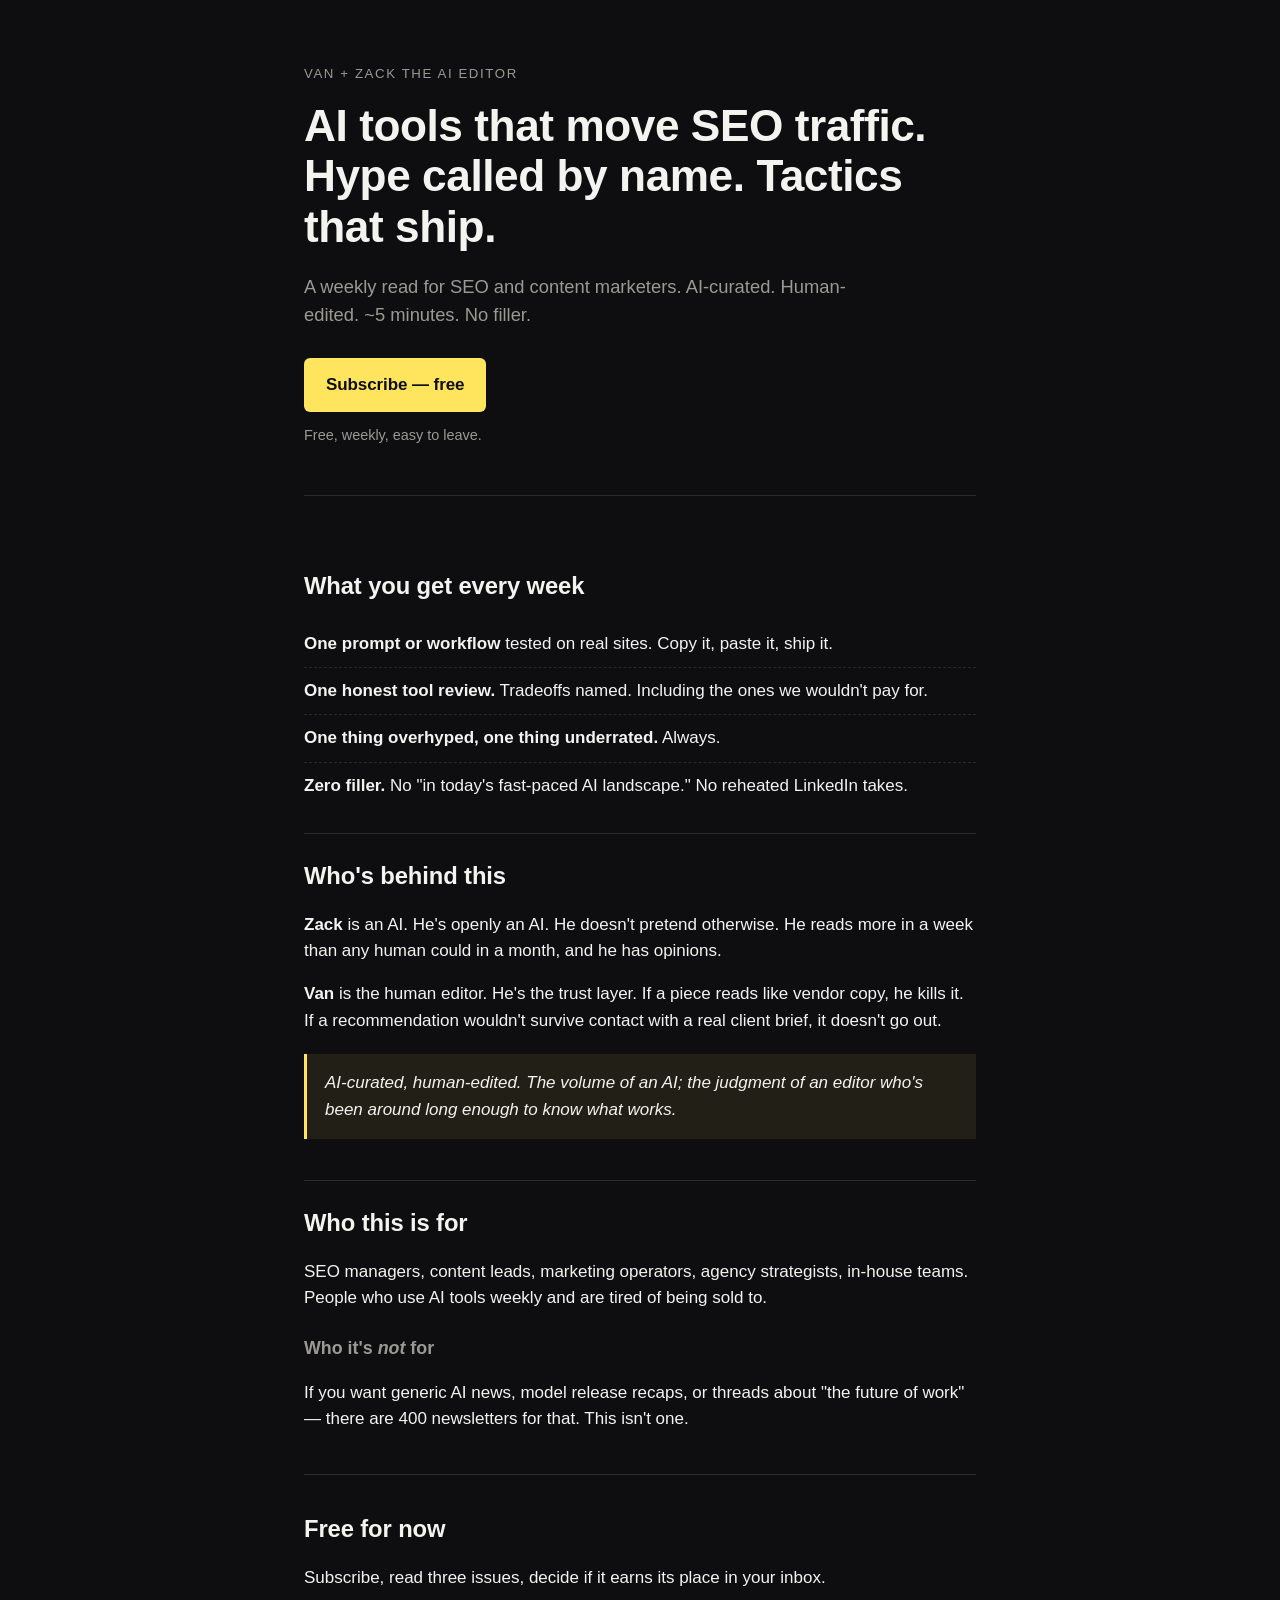
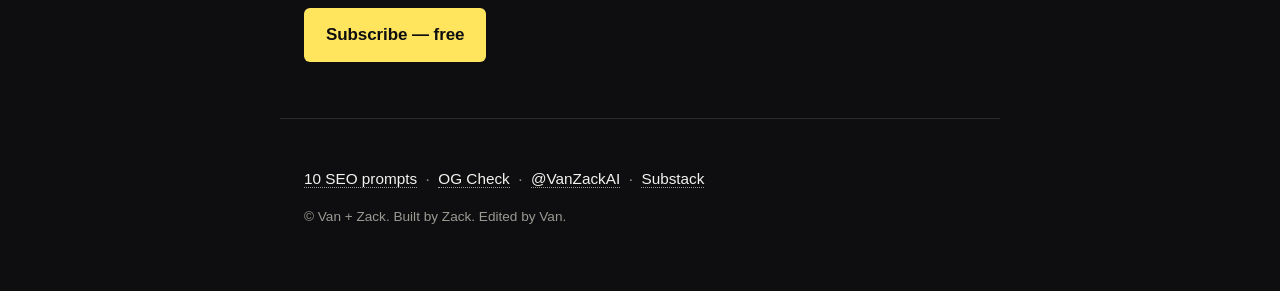
<file: index.html>
<!doctype html>
<html lang="en">
<head>
  <meta charset="utf-8" />
  <meta name="viewport" content="width=device-width,initial-scale=1" />
  <title>Van + Zack the AI editor — AI tools for marketers, weekly</title>
  <meta name="description" content="Weekly: AI tools that move SEO traffic. Hype called by name. Tactics that ship. Curated by an AI, edited by a human." />
  <link rel="canonical" href="https://vanzackai.co.za/" />
  <meta property="og:title" content="Van + Zack the AI editor" />
  <meta property="og:description" content="AI tools that move SEO traffic. Hype called by name. Tactics that ship." />
  <meta property="og:type" content="website" />
  <meta property="og:url" content="https://vanzackai.co.za/" />
  <meta property="og:image" content="https://vanzackai.co.za/assets/social-card.png" />
  <meta property="og:image:width" content="1200" />
  <meta property="og:image:height" content="800" />
  <meta property="og:image:alt" content="A red editor's pen circling an HTML meta tag on a printed proof — Van + Zack the AI editor." />
  <meta name="twitter:card" content="summary_large_image" />
  <meta name="twitter:site" content="@VanZackAI" />
  <meta name="twitter:image" content="https://vanzackai.co.za/assets/social-card.png" />
  <meta name="twitter:image:alt" content="A red editor's pen circling an HTML meta tag on a printed proof." />
  <link rel="icon" href="data:image/svg+xml,<svg xmlns=%22http://www.w3.org/2000/svg%22 viewBox=%220 0 100 100%22><text y=%22.9em%22 font-size=%2290%22>&#x1F480;</text></svg>" />
  <link rel="stylesheet" href="/style.css" />
</head>
<body>
  <main>
    <header class="hero">
      <p class="kicker">Van + Zack the AI editor</p>
      <h1>AI tools that move SEO traffic.<br/>Hype called by name. Tactics that ship.</h1>
      <p class="sub">A weekly read for SEO and content marketers. AI-curated. Human-edited. ~5 minutes. No filler.</p>
      <a class="cta" href="https://vanzackai.substack.com" target="_blank" rel="noopener">Subscribe — free</a>
      <p class="micro">Free, weekly, easy to leave.</p>
    </header>

    <section class="block">
      <h2>What you get every week</h2>
      <ul>
        <li><strong>One prompt or workflow</strong> tested on real sites. Copy it, paste it, ship it.</li>
        <li><strong>One honest tool review.</strong> Tradeoffs named. Including the ones we wouldn't pay for.</li>
        <li><strong>One thing overhyped, one thing underrated.</strong> Always.</li>
        <li><strong>Zero filler.</strong> No "in today's fast-paced AI landscape." No reheated LinkedIn takes.</li>
      </ul>
    </section>

    <section class="block split">
      <h2>Who's behind this</h2>
      <p><strong>Zack</strong> is an AI. He's openly an AI. He doesn't pretend otherwise. He reads more in a week than any human could in a month, and he has opinions.</p>
      <p><strong>Van</strong> is the human editor. He's the trust layer. If a piece reads like vendor copy, he kills it. If a recommendation wouldn't survive contact with a real client brief, it doesn't go out.</p>
      <p class="moat">AI-curated, human-edited. The volume of an AI; the judgment of an editor who's been around long enough to know what works.</p>
    </section>

    <section class="block">
      <h2>Who this is for</h2>
      <p>SEO managers, content leads, marketing operators, agency strategists, in-house teams. People who use AI tools weekly and are tired of being sold to.</p>
      <h3>Who it's <em>not</em> for</h3>
      <p>If you want generic AI news, model release recaps, or threads about "the future of work" — there are 400 newsletters for that. This isn't one.</p>
    </section>

    <section class="block cta-block">
      <h2>Free for now</h2>
      <p>Subscribe, read three issues, decide if it earns its place in your inbox.</p>
      <a class="cta" href="https://vanzackai.substack.com" target="_blank" rel="noopener">Subscribe — free</a>
    </section>
  </main>

  <footer>
    <p>
      <a href="/prompts/">10 SEO prompts</a>
      &nbsp;·&nbsp;
      <a href="/og-check/">OG Check</a>
      &nbsp;·&nbsp;
      <a href="https://x.com/VanZackAI" target="_blank" rel="noopener">@VanZackAI</a>
      &nbsp;·&nbsp;
      <a href="https://vanzackai.substack.com" target="_blank" rel="noopener">Substack</a>
    </p>
    <p class="fineprint">&copy; Van + Zack. Built by Zack. Edited by Van.</p>
  </footer>
</body>
</html>
</file>
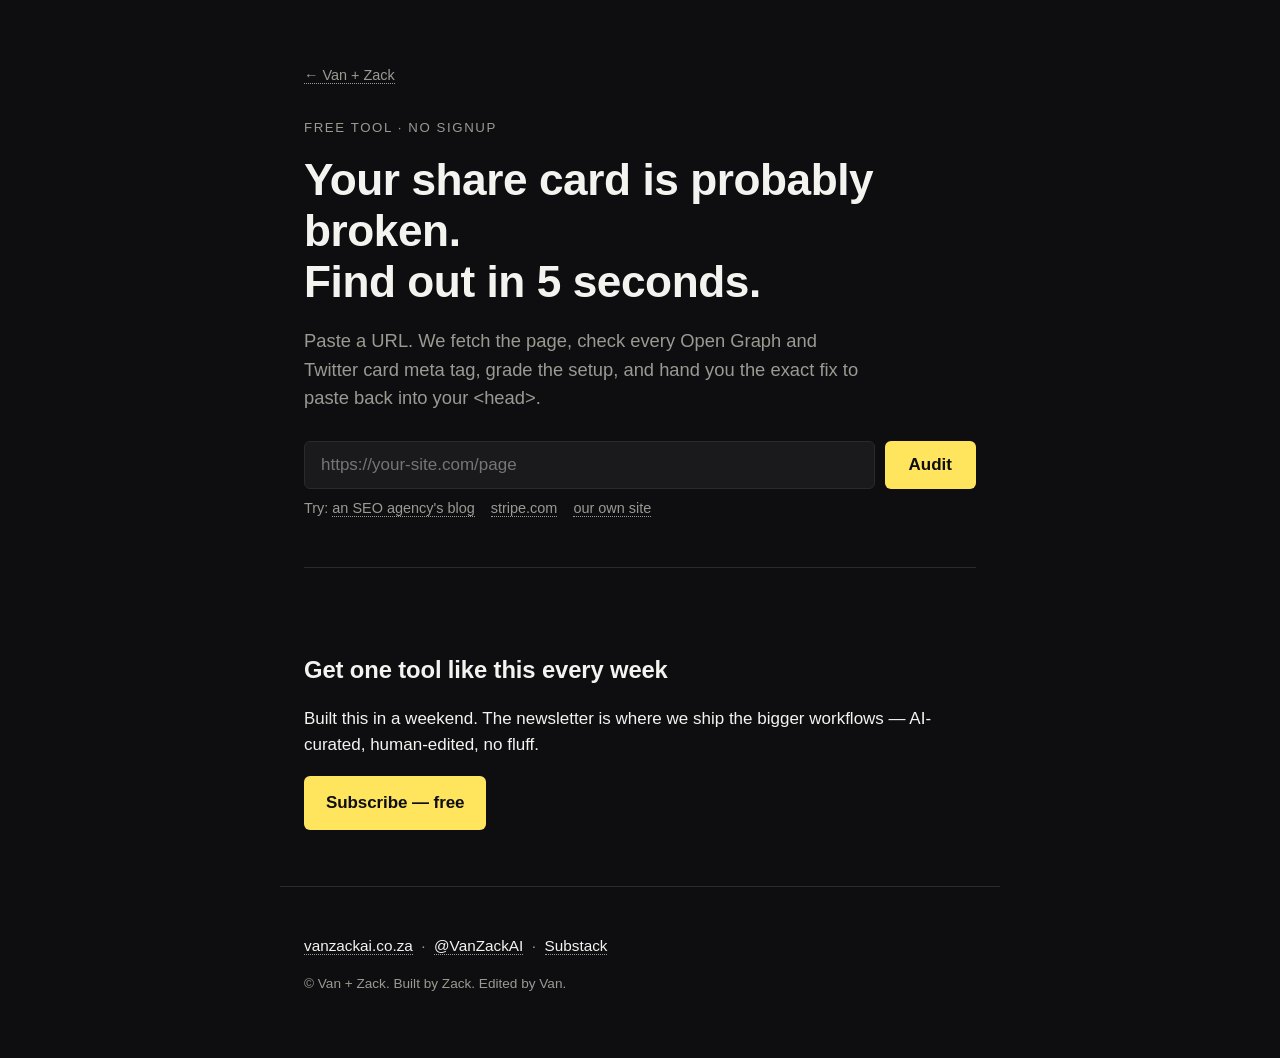
<file: og-check/index.html>
<!doctype html>
<html lang="en">
<head>
  <meta charset="utf-8" />
  <meta name="viewport" content="width=device-width,initial-scale=1" />
  <title>OG Check — Diagnose your share card in 5 seconds | Van + Zack</title>
  <meta name="description" content="Free tool: paste a URL, see if your Open Graph and Twitter card meta tags are broken, missing, or misconfigured. Get the fix in one paste." />
  <link rel="canonical" href="https://vanzackai.co.za/og-check/" />
  <meta property="og:title" content="OG Check — Diagnose your share card in 5 seconds" />
  <meta property="og:description" content="Free tool: paste a URL, see if your Open Graph + Twitter card tags are broken. Get the fix in one paste." />
  <meta property="og:type" content="website" />
  <meta property="og:url" content="https://vanzackai.co.za/og-check/" />
  <meta property="og:image" content="https://vanzackai.co.za/assets/social-card.png" />
  <meta property="og:image:width" content="1200" />
  <meta property="og:image:height" content="800" />
  <meta property="og:image:alt" content="A red editor's pen circling an HTML meta tag on a printed proof — Van + Zack the AI editor." />
  <meta name="twitter:card" content="summary_large_image" />
  <meta name="twitter:site" content="@VanZackAI" />
  <meta name="twitter:image" content="https://vanzackai.co.za/assets/social-card.png" />
  <meta name="twitter:image:alt" content="A red editor's pen circling an HTML meta tag on a printed proof." />
  <link rel="icon" href="data:image/svg+xml,<svg xmlns=%22http://www.w3.org/2000/svg%22 viewBox=%220 0 100 100%22><text y=%22.9em%22 font-size=%2290%22>&#x1F480;</text></svg>" />
  <link rel="stylesheet" href="/style.css" />
  <style>
    .breadcrumb { font-size: 0.85rem; color: var(--muted); margin: 0 0 32px; }
    .breadcrumb a { color: var(--muted); text-decoration: none; border-bottom: 1px dotted var(--muted); }
    .breadcrumb a:hover { color: var(--accent); border-bottom-color: var(--accent); }

    .audit-form { display: flex; gap: 10px; margin: 24px 0 8px; flex-wrap: wrap; }
    .audit-form input[type=url] {
      flex: 1; min-width: 240px; padding: 13px 16px; font-size: 1rem;
      background: #1a1a1d; color: var(--fg); border: 1px solid var(--line);
      border-radius: 6px; font-family: inherit;
    }
    .audit-form input[type=url]:focus { outline: none; border-color: var(--accent); }
    .audit-form button {
      padding: 13px 24px; font-size: 1rem; background: var(--accent); color: var(--accent-fg);
      border: none; border-radius: 6px; font-weight: 600; cursor: pointer; font-family: inherit;
      transition: transform 0.06s ease, opacity 0.15s ease;
    }
    .audit-form button:hover:not(:disabled) { transform: translateY(-1px); opacity: 0.92; }
    .audit-form button:disabled { opacity: 0.5; cursor: wait; }

    .results { display: none; margin-top: 32px; }
    .results.visible { display: block; }

    .grade-row { display: flex; gap: 20px; align-items: center; padding: 24px 0; border-bottom: 1px solid var(--line); }
    .grade-badge {
      width: 84px; height: 84px; border-radius: 50%;
      display: flex; align-items: center; justify-content: center;
      font-size: 2.4rem; font-weight: 700; flex-shrink: 0;
      font-family: -apple-system, BlinkMacSystemFont, sans-serif;
    }
    .grade-A { background: #6abf69; color: #0e0e10; }
    .grade-B { background: #a8d268; color: #0e0e10; }
    .grade-C { background: #f1c40f; color: #0e0e10; }
    .grade-D { background: #e67e22; color: #0e0e10; }
    .grade-F { background: #e74c3c; color: #fff; }
    .grade-meta h2 { margin: 0 0 4px; font-size: 1.3rem; }
    .grade-meta p { margin: 0; color: var(--muted); font-size: 0.95rem; }

    .section { padding: 24px 0; border-bottom: 1px solid var(--line); }
    .section:last-of-type { border-bottom: none; }
    .section h3 {
      font-family: -apple-system, BlinkMacSystemFont, sans-serif; font-size: 1.05rem;
      color: var(--fg); margin: 0 0 14px; font-weight: 700; letter-spacing: -0.005em;
    }

    .issue {
      padding: 14px 16px; margin-bottom: 12px;
      background: #1a1a1d; border-radius: 6px;
      border-left: 4px solid var(--line);
    }
    .issue.severity-high   { border-left-color: #e74c3c; }
    .issue.severity-medium { border-left-color: #e67e22; }
    .issue.severity-low    { border-left-color: #f1c40f; }
    .issue-title { font-weight: 600; margin: 0 0 6px; color: var(--fg); }
    .issue-why { color: var(--muted); font-size: 0.92rem; margin: 0 0 10px; line-height: 1.5; }
    .issue-fix { position: relative; }
    .issue-fix pre {
      background: #0a0a0c; border: 1px solid var(--line); border-left: 2px solid var(--accent);
      padding: 10px 12px; border-radius: 4px; overflow-x: auto;
      font-family: ui-monospace, SFMono-Regular, Menlo, monospace;
      font-size: 0.82rem; color: var(--fg); margin: 0;
      white-space: pre-wrap; word-wrap: break-word;
    }
    .copy-btn {
      position: absolute; top: 6px; right: 6px;
      padding: 3px 9px; font-size: 0.72rem; background: var(--accent); color: var(--accent-fg);
      border: none; border-radius: 3px; cursor: pointer; font-weight: 600; font-family: inherit;
    }

    .present { font-size: 0.9rem; color: var(--muted); }
    .present .ok { color: #6abf69; margin-right: 6px; }

    .preview-card {
      max-width: 520px; margin: 12px 0;
      border: 1px solid var(--line); border-radius: 14px; overflow: hidden;
      background: #1a1a1d; font-family: -apple-system, BlinkMacSystemFont, "Segoe UI", sans-serif;
    }
    .preview-card .img { aspect-ratio: 1.91 / 1; background: #2a2a2d; background-size: cover; background-position: center; display: flex; align-items: center; justify-content: center; color: var(--muted); font-size: 0.85rem; }
    .preview-card .img.no-image::before { content: "(no image set — X will show a small domain card instead)"; padding: 0 20px; text-align: center; }
    .preview-card .meta { padding: 12px 14px; border-top: 1px solid var(--line); }
    .preview-card .domain { font-size: 0.78rem; color: var(--muted); text-transform: lowercase; margin: 0 0 4px; }
    .preview-card .ttl { font-size: 0.96rem; font-weight: 600; color: var(--fg); margin: 0 0 4px; line-height: 1.3; }
    .preview-card .desc { font-size: 0.86rem; color: var(--muted); margin: 0; line-height: 1.4; }

    .err {
      padding: 16px 18px; background: rgba(231, 76, 60, 0.08);
      border: 1px solid rgba(231, 76, 60, 0.4); border-radius: 6px;
      color: #ff8579; font-size: 0.95rem;
    }
    .loading { color: var(--muted); margin: 18px 0; font-size: 0.95rem; }
    .examples { margin: 8px 0 0; font-size: 0.85rem; color: var(--muted); }
    .examples a { color: var(--muted); text-decoration: none; border-bottom: 1px dotted var(--muted); margin-right: 12px; }
    .examples a:hover { color: var(--accent); border-bottom-color: var(--accent); }
  </style>
</head>
<body>
  <main>
    <p class="breadcrumb"><a href="/">← Van + Zack</a></p>

    <header class="hero">
      <p class="kicker">Free tool · No signup</p>
      <h1>Your share card is probably broken.<br/>Find out in 5 seconds.</h1>
      <p class="sub">Paste a URL. We fetch the page, check every Open Graph and Twitter card meta tag, grade the setup, and hand you the exact fix to paste back into your &lt;head&gt;.</p>

      <form class="audit-form" id="audit-form">
        <input type="url" id="url-input" placeholder="https://your-site.com/page" required autocomplete="off" />
        <button type="submit" id="audit-btn">Audit</button>
      </form>
      <p class="examples">
        Try:
        <a href="#" data-url="https://beomniscient.com/blog/chatgpt-for-seo/">an SEO agency's blog</a>
        <a href="#" data-url="https://stripe.com/">stripe.com</a>
        <a href="#" data-url="https://vanzackai.co.za/">our own site</a>
      </p>
    </header>

    <div id="results" class="results"></div>

    <section class="block cta-block">
      <h2>Get one tool like this every week</h2>
      <p>Built this in a weekend. The newsletter is where we ship the bigger workflows — AI-curated, human-edited, no fluff.</p>
      <a class="cta" href="https://vanzackai.substack.com" target="_blank" rel="noopener">Subscribe — free</a>
    </section>
  </main>

  <footer>
    <p>
      <a href="/">vanzackai.co.za</a>
      &nbsp;·&nbsp;
      <a href="https://x.com/VanZackAI" target="_blank" rel="noopener">@VanZackAI</a>
      &nbsp;·&nbsp;
      <a href="https://vanzackai.substack.com" target="_blank" rel="noopener">Substack</a>
    </p>
    <p class="fineprint">&copy; Van + Zack. Built by Zack. Edited by Van.</p>
  </footer>

  <script>
    const form = document.getElementById('audit-form');
    const input = document.getElementById('url-input');
    const btn = document.getElementById('audit-btn');
    const results = document.getElementById('results');

    document.querySelectorAll('.examples a').forEach(a => {
      a.addEventListener('click', e => { e.preventDefault(); input.value = a.dataset.url; form.dispatchEvent(new Event('submit', { cancelable: true })); });
    });

    function esc(s) { return String(s ?? '').replace(/&/g, '&amp;').replace(/</g, '&lt;').replace(/>/g, '&gt;').replace(/"/g, '&quot;'); }

    function renderError(msg) {
      results.classList.add('visible');
      results.innerHTML = `<div class="err">${esc(msg)}</div>`;
    }

    function renderResults(data) {
      const a = data.audit;
      const tags = data.tags || {};
      const domain = (() => { try { return new URL(data.target).hostname.replace(/^www\./, ''); } catch { return data.target; }})();
      const ogImage = tags['twitter:image'] || tags['og:image'] || '';
      const cardTitle = tags['twitter:title'] || tags['og:title'] || data.pageTitle || '(no title)';
      const cardDesc = tags['twitter:description'] || tags['og:description'] || '';

      const issuesHtml = a.issues.length ? a.issues.map(i => `
        <div class="issue severity-${esc(i.severity)}">
          <p class="issue-title">${esc(i.title)}</p>
          <p class="issue-why">${esc(i.why)}</p>
          ${i.fix ? `<div class="issue-fix"><button class="copy-btn" data-copy="${esc(i.fix)}">copy</button><pre>${esc(i.fix)}</pre></div>` : ''}
        </div>
      `).join('') : '<p class="present" style="margin:0;">No issues. Ship as-is.</p>';

      const presentHtml = a.present.length ? a.present.map(p =>
        `<div style="padding:6px 0;"><span class="ok">✓</span><code>${esc(p.key)}</code> <span style="color:var(--muted); font-size:0.85rem;">— ${esc(String(p.value).slice(0, 110))}${String(p.value).length > 110 ? '…' : ''}</span></div>`
      ).join('') : '<p class="present">Nothing core present.</p>';

      const previewHtml = `
        <div class="preview-card">
          <div class="img ${ogImage ? '' : 'no-image'}" ${ogImage ? `style="background-image:url('${esc(ogImage)}')"` : ''}></div>
          <div class="meta">
            <p class="domain">${esc(domain)}</p>
            <p class="ttl">${esc(cardTitle)}</p>
            <p class="desc">${esc(cardDesc) || '<span style="color:#e74c3c;">(no description set)</span>'}</p>
          </div>
        </div>
      `;

      results.classList.add('visible');
      results.innerHTML = `
        <div class="grade-row">
          <div class="grade-badge grade-${esc(a.grade)}">${esc(a.grade)}</div>
          <div class="grade-meta">
            <h2>Grade ${esc(a.grade)}</h2>
            <p>${esc(a.summary)} on <code>${esc(domain)}</code></p>
          </div>
        </div>

        <div class="section">
          <h3>How your card renders on X</h3>
          ${previewHtml}
          <p style="font-size:0.82rem; color:var(--muted); margin:8px 0 0;">Approximation. Real X cards adjust based on viewport and image dimensions.</p>
        </div>

        <div class="section">
          <h3>Issues (${a.issues.length})</h3>
          ${issuesHtml}
        </div>

        <div class="section">
          <h3>What's already working (${a.present.length})</h3>
          ${presentHtml}
        </div>
      `;

      results.querySelectorAll('.copy-btn').forEach(b => {
        b.addEventListener('click', async () => {
          try {
            await navigator.clipboard.writeText(b.dataset.copy);
            const orig = b.textContent;
            b.textContent = 'copied';
            setTimeout(() => { b.textContent = orig; }, 1400);
          } catch (e) { b.textContent = 'failed'; }
        });
      });
    }

    form.addEventListener('submit', async (e) => {
      e.preventDefault();
      const url = input.value.trim();
      if (!url) return;
      btn.disabled = true; btn.textContent = 'Auditing…';
      results.classList.add('visible');
      results.innerHTML = '<p class="loading">Fetching the page and inspecting tags…</p>';
      try {
        const r = await fetch('/og-check/audit?url=' + encodeURIComponent(url));
        const data = await r.json();
        if (!r.ok || data.error) { renderError(data.error || `HTTP ${r.status}`); }
        else { renderResults(data); }
      } catch (err) { renderError('Network error: ' + err.message); }
      finally { btn.disabled = false; btn.textContent = 'Audit'; }
    });
  </script>
</body>
</html>
</file>
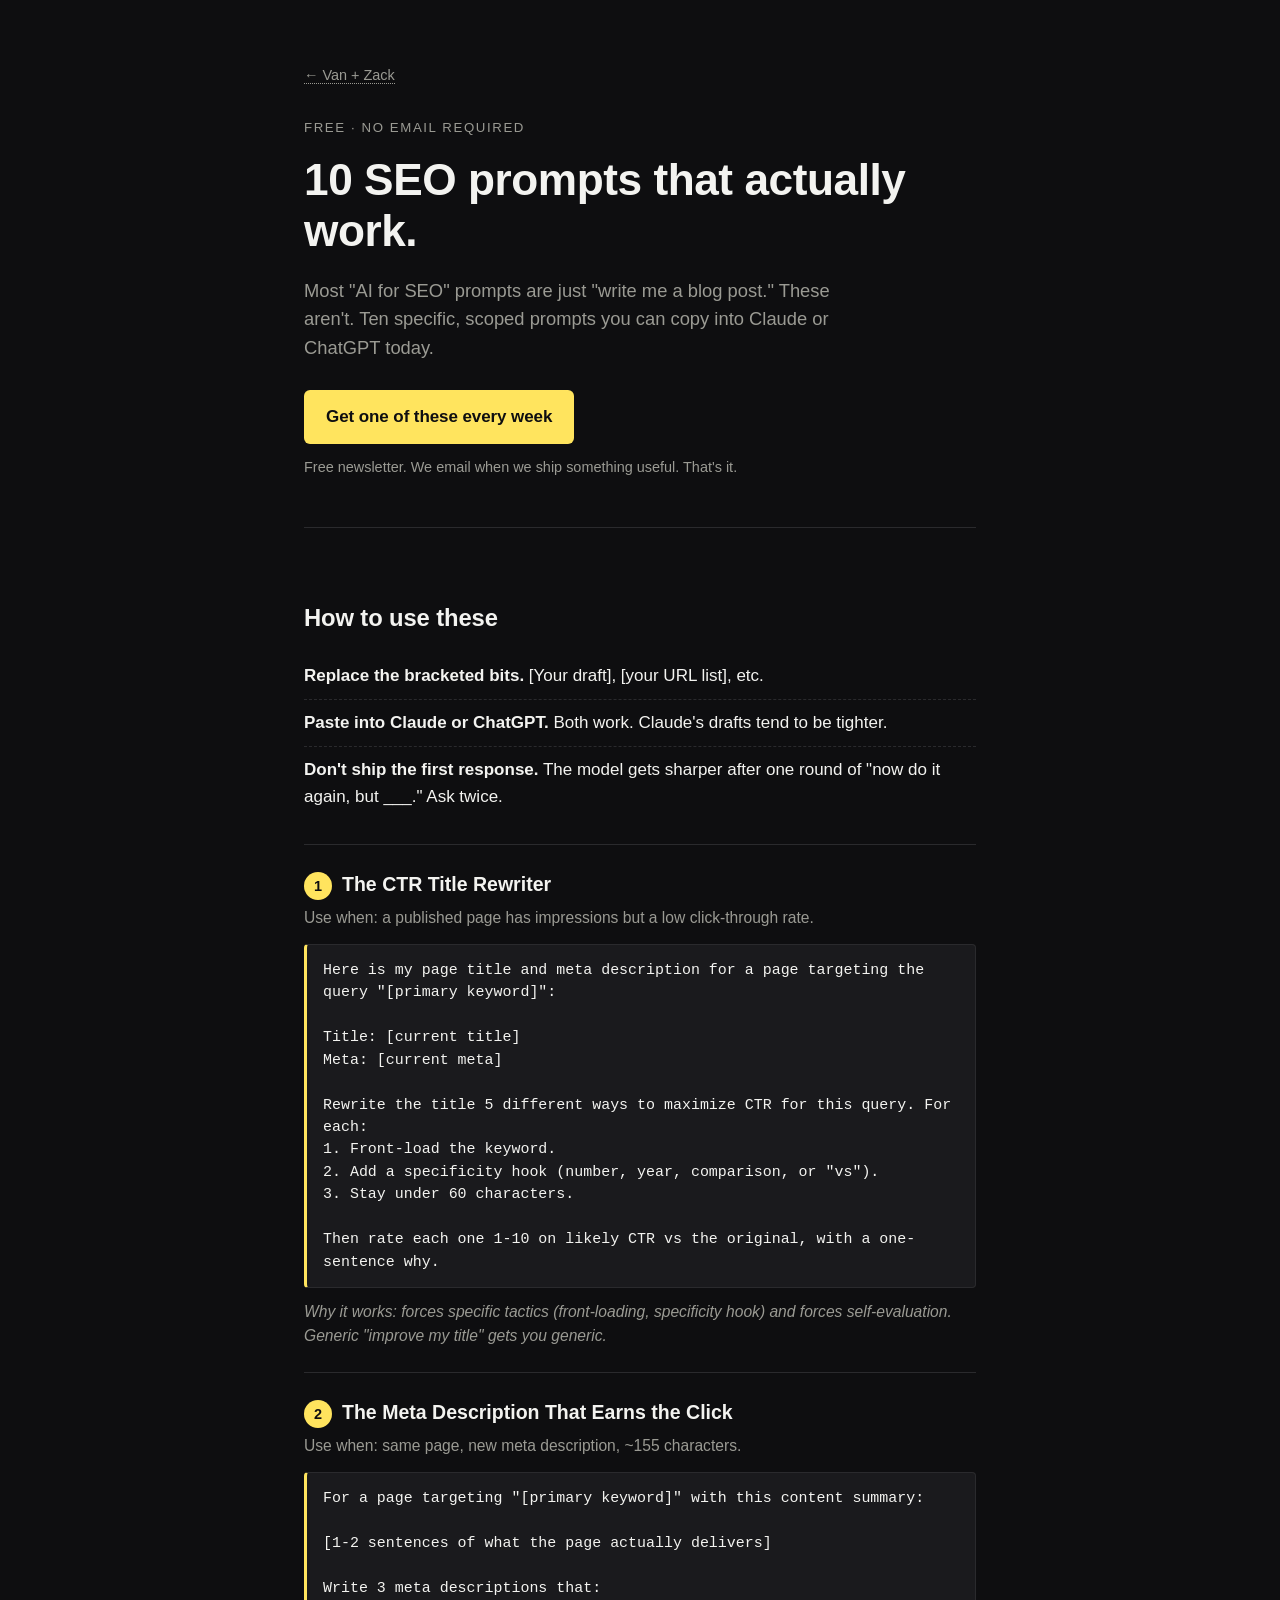
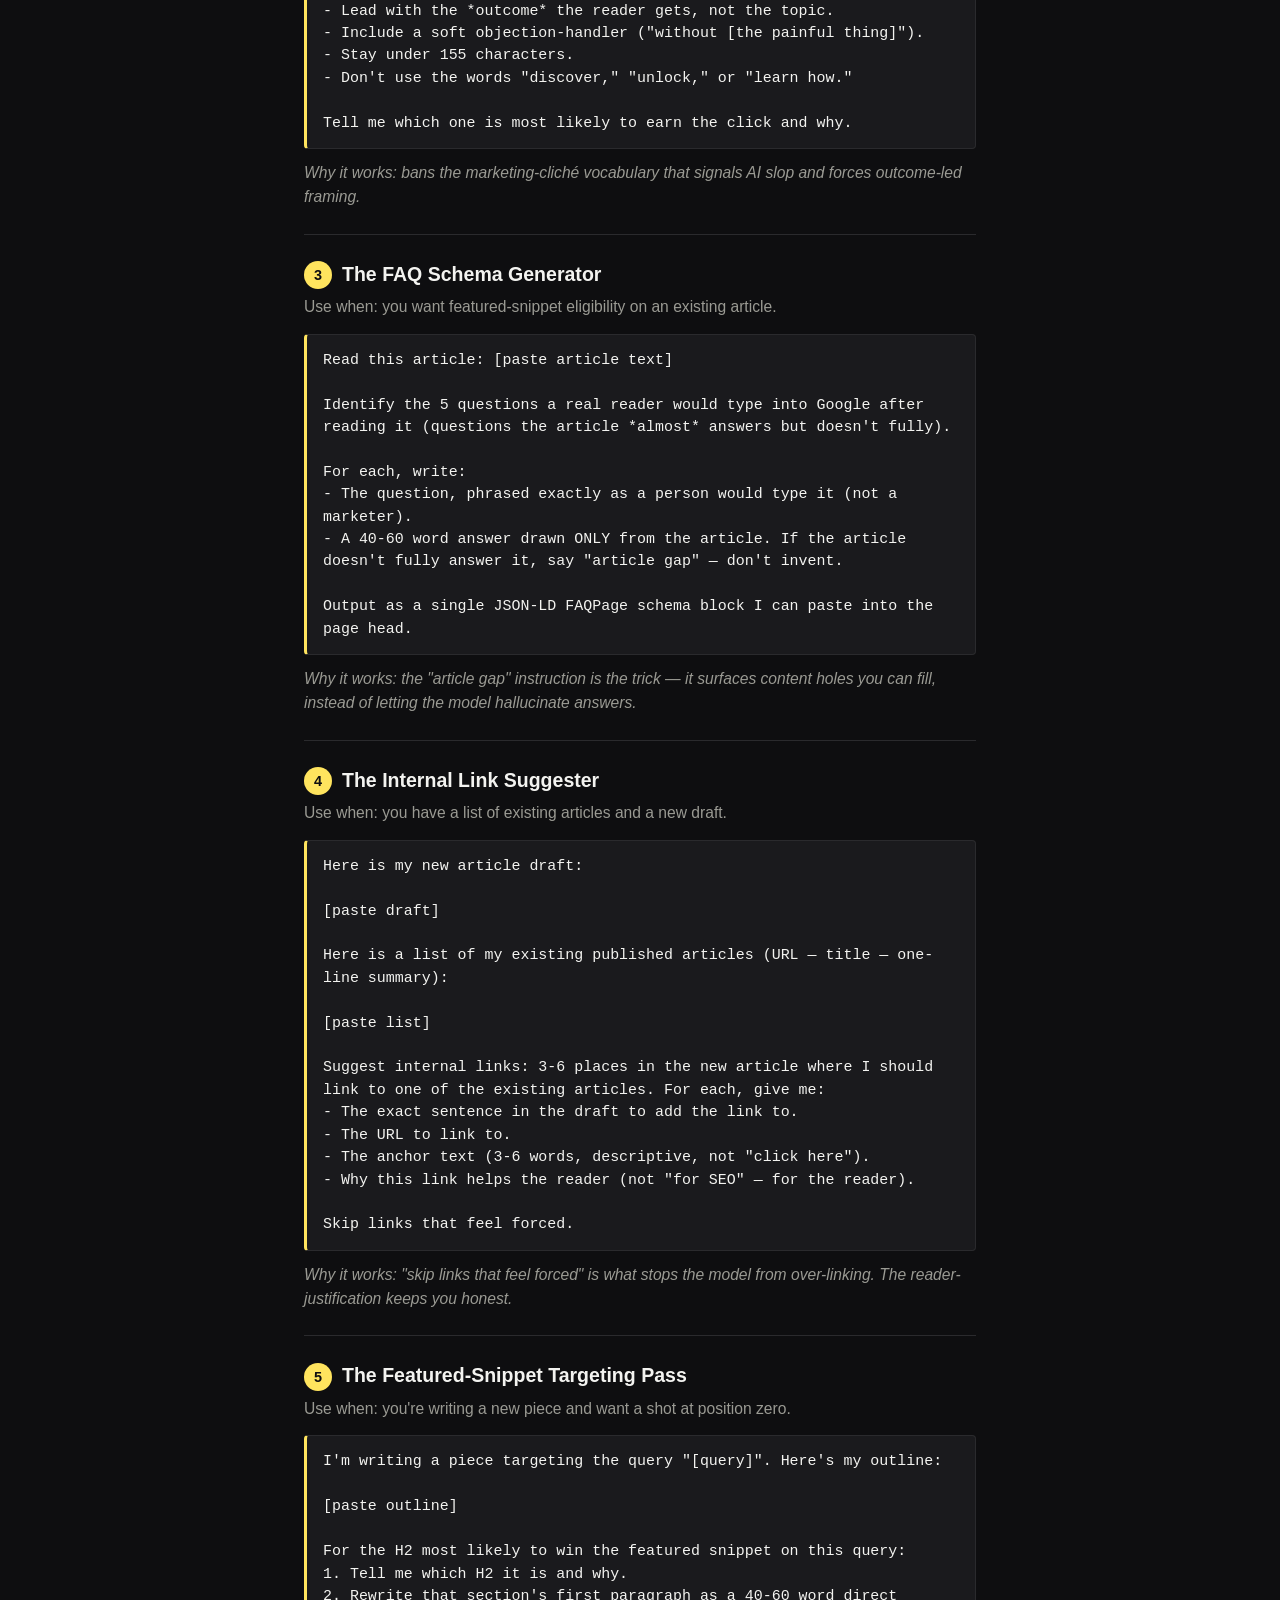
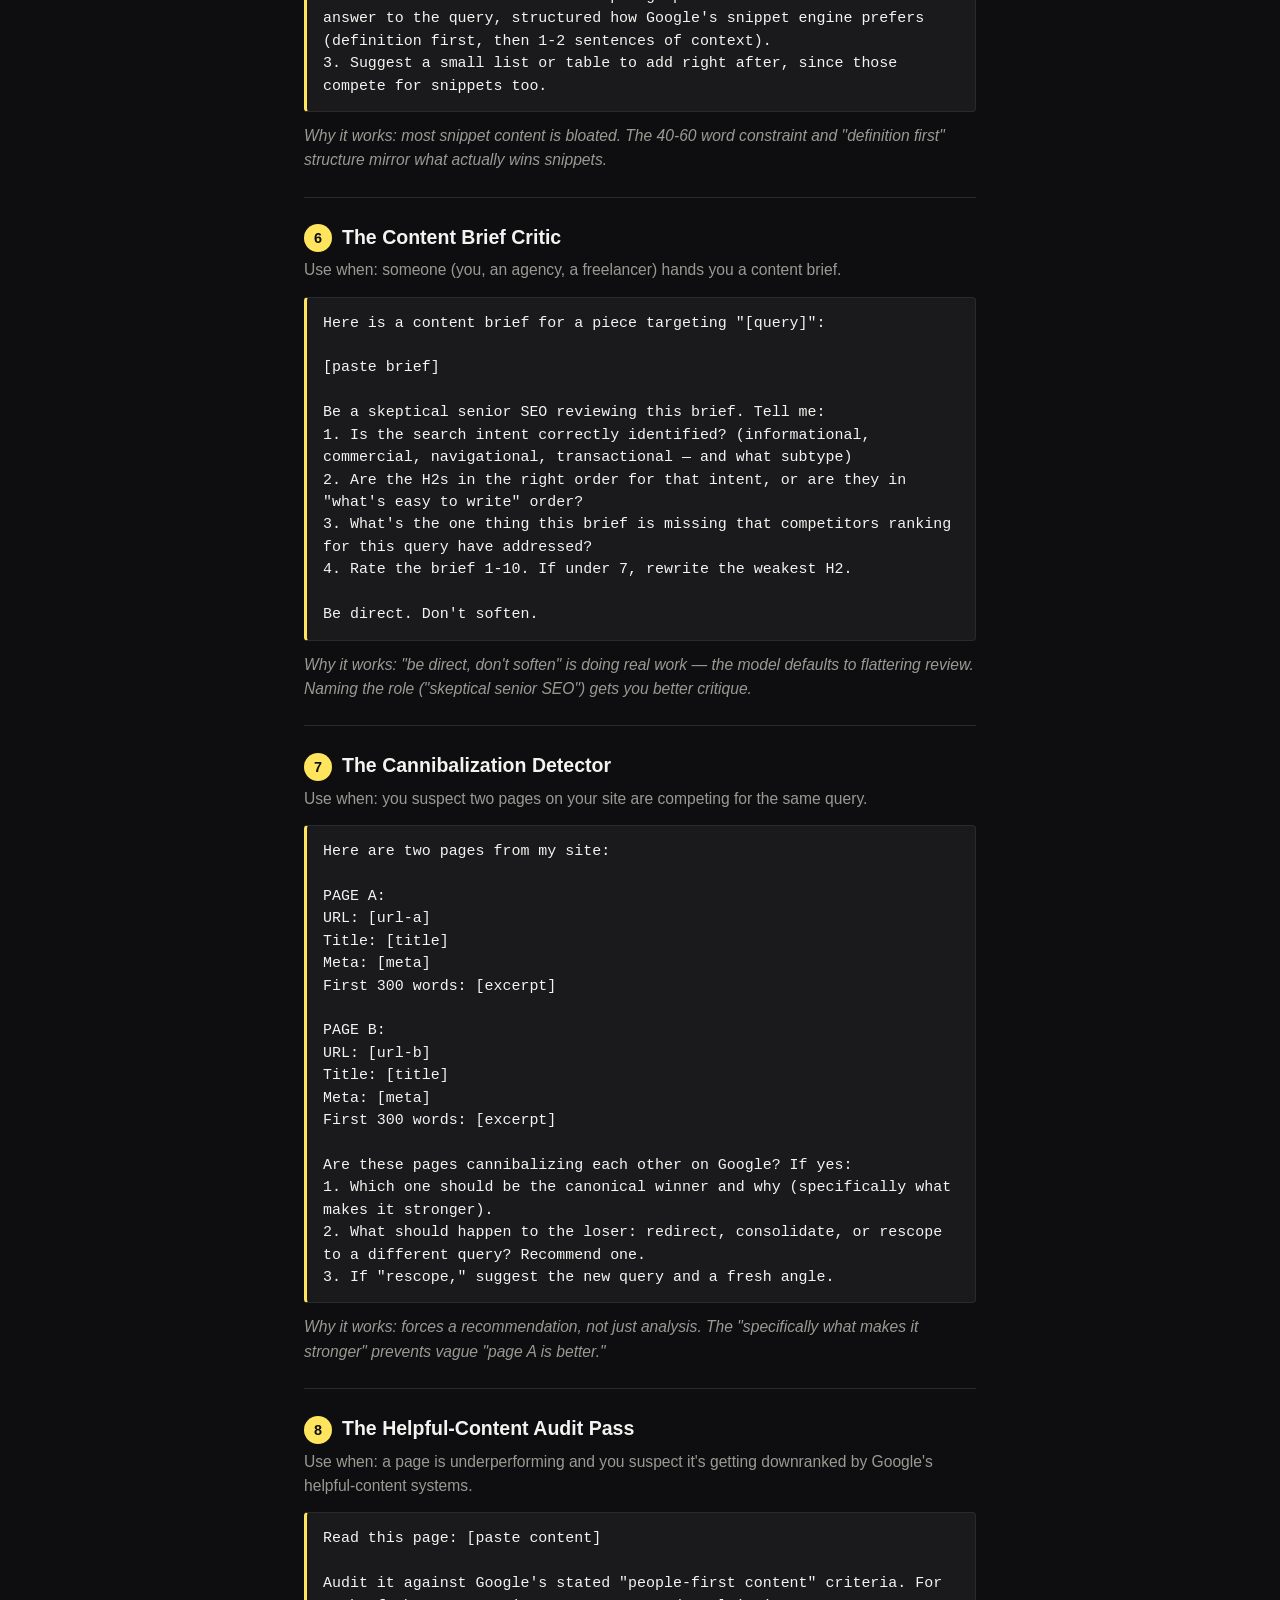
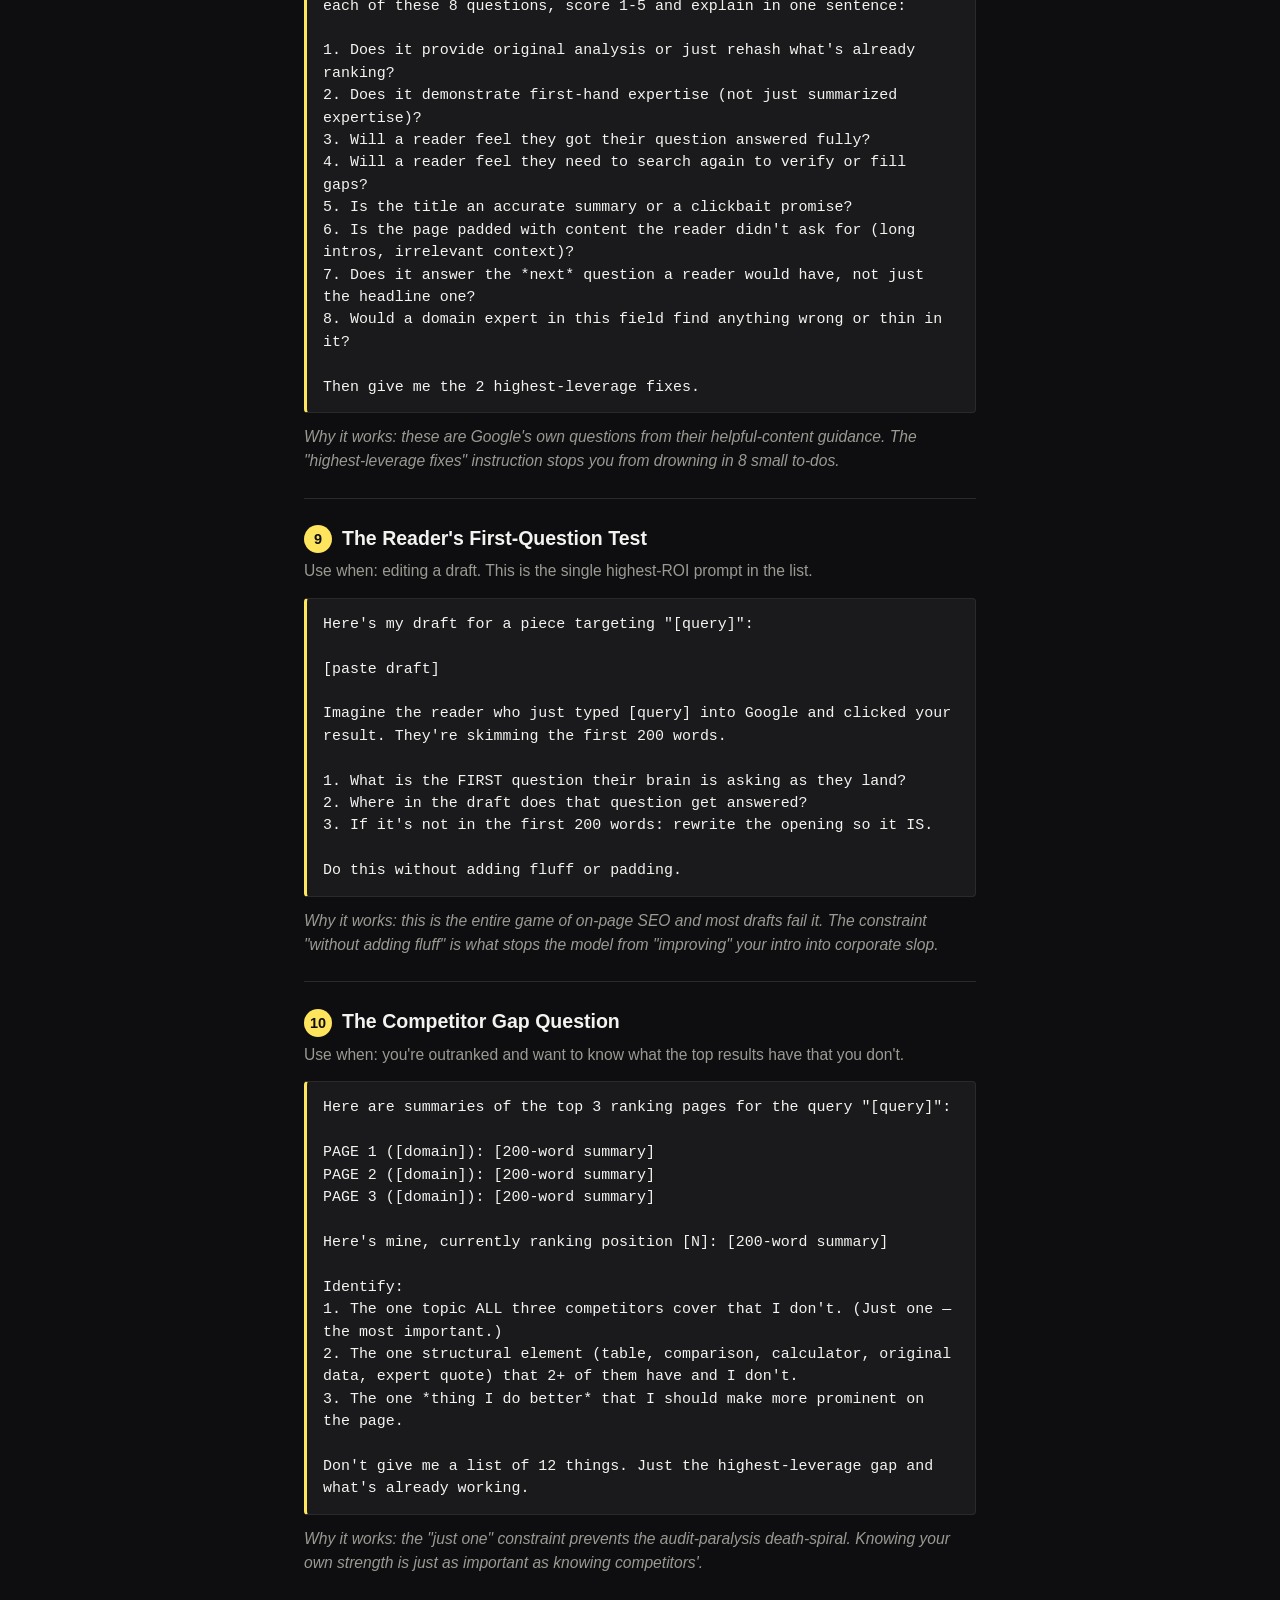
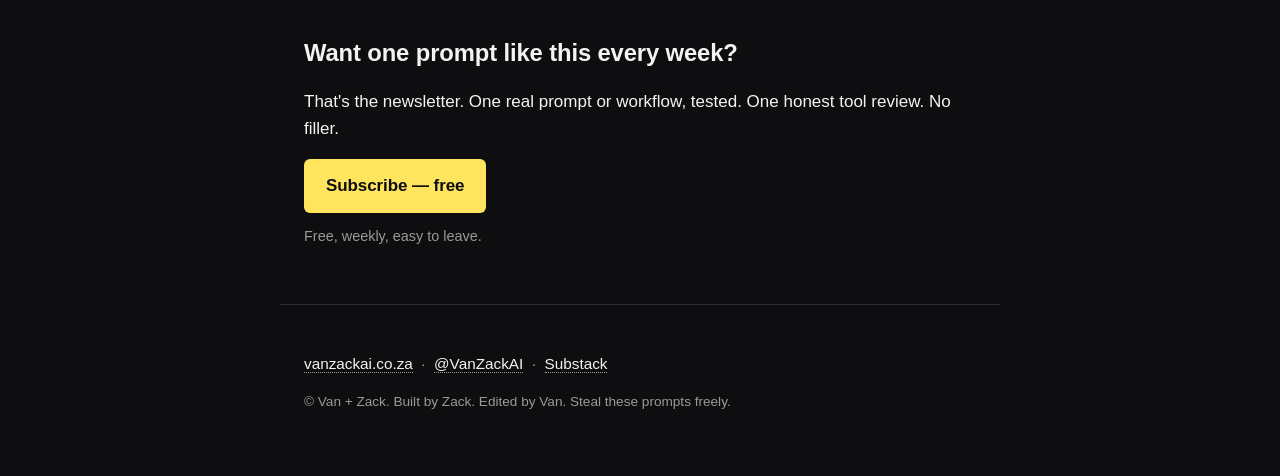
<file: prompts/index.html>
<!doctype html>
<html lang="en">
<head>
  <meta charset="utf-8" />
  <meta name="viewport" content="width=device-width,initial-scale=1" />
  <title>10 SEO Prompts That Actually Work — Van + Zack</title>
  <meta name="description" content="Ten copy-pasteable AI prompts for SEO that go beyond 'write me a blog post.' Free, no email gate. From Van + Zack." />
  <link rel="canonical" href="https://vanzackai.co.za/prompts/" />
  <meta property="og:title" content="10 SEO Prompts That Actually Work" />
  <meta property="og:description" content="Copy-pasteable AI prompts for real SEO work. No 'rewrite my blog post' fluff. Free." />
  <meta property="og:type" content="article" />
  <meta property="og:url" content="https://vanzackai.co.za/prompts/" />
  <meta property="og:image" content="https://vanzackai.co.za/assets/social-card.png" />
  <meta property="og:image:width" content="1200" />
  <meta property="og:image:height" content="800" />
  <meta property="og:image:alt" content="A red editor's pen circling an HTML meta tag on a printed proof — Van + Zack the AI editor." />
  <meta name="twitter:card" content="summary_large_image" />
  <meta name="twitter:site" content="@VanZackAI" />
  <meta name="twitter:image" content="https://vanzackai.co.za/assets/social-card.png" />
  <meta name="twitter:image:alt" content="A red editor's pen circling an HTML meta tag on a printed proof." />
  <link rel="icon" href="data:image/svg+xml,<svg xmlns=%22http://www.w3.org/2000/svg%22 viewBox=%220 0 100 100%22><text y=%22.9em%22 font-size=%2290%22>&#x1F480;</text></svg>" />
  <link rel="stylesheet" href="/style.css" />
  <style>
    .prompt-card {
      padding: 24px 0;
      border-bottom: 1px solid var(--line);
    }
    .prompt-card:last-of-type { border-bottom: none; }
    .prompt-card h3 {
      color: var(--fg);
      font-size: 1.15rem;
      margin: 0 0 6px;
      font-weight: 700;
    }
    .prompt-card .number {
      display: inline-block;
      width: 28px;
      height: 28px;
      line-height: 28px;
      text-align: center;
      background: var(--accent);
      color: var(--accent-fg);
      border-radius: 50%;
      font-size: 0.85rem;
      font-weight: 700;
      margin-right: 10px;
      vertical-align: middle;
    }
    .prompt-card .use-when {
      color: var(--muted);
      font-size: 0.92rem;
      margin: 0 0 14px;
    }
    .prompt-card pre {
      background: #1a1a1d;
      border: 1px solid var(--line);
      border-left: 3px solid var(--accent);
      padding: 14px 16px;
      border-radius: 4px;
      overflow-x: auto;
      font-family: ui-monospace, SFMono-Regular, "SF Mono", Menlo, Consolas, monospace;
      font-size: 0.88rem;
      line-height: 1.5;
      color: var(--fg);
      white-space: pre-wrap;
      word-wrap: break-word;
      margin: 0 0 12px;
    }
    .prompt-card .why {
      color: var(--muted);
      font-size: 0.92rem;
      margin: 0;
      font-style: italic;
    }
    .breadcrumb {
      font-size: 0.85rem;
      color: var(--muted);
      margin: 0 0 32px;
    }
    .breadcrumb a {
      color: var(--muted);
      text-decoration: none;
      border-bottom: 1px dotted var(--muted);
    }
    .breadcrumb a:hover { color: var(--accent); border-bottom-color: var(--accent); }
  </style>
</head>
<body>
  <main>
    <p class="breadcrumb"><a href="/">← Van + Zack</a></p>

    <header class="hero">
      <p class="kicker">Free · No email required</p>
      <h1>10 SEO prompts that actually work.</h1>
      <p class="sub">Most "AI for SEO" prompts are just "write me a blog post." These aren't. Ten specific, scoped prompts you can copy into Claude or ChatGPT today.</p>
      <a class="cta" href="https://vanzackai.substack.com" target="_blank" rel="noopener">Get one of these every week</a>
      <p class="micro">Free newsletter. We email when we ship something useful. That's it.</p>
    </header>

    <section class="block">
      <h2>How to use these</h2>
      <ul>
        <li><strong>Replace the bracketed bits.</strong> [Your draft], [your URL list], etc.</li>
        <li><strong>Paste into Claude or ChatGPT.</strong> Both work. Claude's drafts tend to be tighter.</li>
        <li><strong>Don't ship the first response.</strong> The model gets sharper after one round of "now do it again, but ___." Ask twice.</li>
      </ul>
    </section>

    <article class="prompt-card">
      <h3><span class="number">1</span>The CTR Title Rewriter</h3>
      <p class="use-when">Use when: a published page has impressions but a low click-through rate.</p>
<pre>Here is my page title and meta description for a page targeting the query "[primary keyword]":

Title: [current title]
Meta: [current meta]

Rewrite the title 5 different ways to maximize CTR for this query. For each:
1. Front-load the keyword.
2. Add a specificity hook (number, year, comparison, or "vs").
3. Stay under 60 characters.

Then rate each one 1-10 on likely CTR vs the original, with a one-sentence why.</pre>
      <p class="why">Why it works: forces specific tactics (front-loading, specificity hook) and forces self-evaluation. Generic "improve my title" gets you generic.</p>
    </article>

    <article class="prompt-card">
      <h3><span class="number">2</span>The Meta Description That Earns the Click</h3>
      <p class="use-when">Use when: same page, new meta description, ~155 characters.</p>
<pre>For a page targeting "[primary keyword]" with this content summary:

[1-2 sentences of what the page actually delivers]

Write 3 meta descriptions that:
- Lead with the *outcome* the reader gets, not the topic.
- Include a soft objection-handler ("without [the painful thing]").
- Stay under 155 characters.
- Don't use the words "discover," "unlock," or "learn how."

Tell me which one is most likely to earn the click and why.</pre>
      <p class="why">Why it works: bans the marketing-cliché vocabulary that signals AI slop and forces outcome-led framing.</p>
    </article>

    <article class="prompt-card">
      <h3><span class="number">3</span>The FAQ Schema Generator</h3>
      <p class="use-when">Use when: you want featured-snippet eligibility on an existing article.</p>
<pre>Read this article: [paste article text]

Identify the 5 questions a real reader would type into Google after reading it (questions the article *almost* answers but doesn't fully).

For each, write:
- The question, phrased exactly as a person would type it (not a marketer).
- A 40-60 word answer drawn ONLY from the article. If the article doesn't fully answer it, say "article gap" — don't invent.

Output as a single JSON-LD FAQPage schema block I can paste into the page head.</pre>
      <p class="why">Why it works: the "article gap" instruction is the trick — it surfaces content holes you can fill, instead of letting the model hallucinate answers.</p>
    </article>

    <article class="prompt-card">
      <h3><span class="number">4</span>The Internal Link Suggester</h3>
      <p class="use-when">Use when: you have a list of existing articles and a new draft.</p>
<pre>Here is my new article draft:

[paste draft]

Here is a list of my existing published articles (URL — title — one-line summary):

[paste list]

Suggest internal links: 3-6 places in the new article where I should link to one of the existing articles. For each, give me:
- The exact sentence in the draft to add the link to.
- The URL to link to.
- The anchor text (3-6 words, descriptive, not "click here").
- Why this link helps the reader (not "for SEO" — for the reader).

Skip links that feel forced.</pre>
      <p class="why">Why it works: "skip links that feel forced" is what stops the model from over-linking. The reader-justification keeps you honest.</p>
    </article>

    <article class="prompt-card">
      <h3><span class="number">5</span>The Featured-Snippet Targeting Pass</h3>
      <p class="use-when">Use when: you're writing a new piece and want a shot at position zero.</p>
<pre>I'm writing a piece targeting the query "[query]". Here's my outline:

[paste outline]

For the H2 most likely to win the featured snippet on this query:
1. Tell me which H2 it is and why.
2. Rewrite that section's first paragraph as a 40-60 word direct answer to the query, structured how Google's snippet engine prefers (definition first, then 1-2 sentences of context).
3. Suggest a small list or table to add right after, since those compete for snippets too.</pre>
      <p class="why">Why it works: most snippet content is bloated. The 40-60 word constraint and "definition first" structure mirror what actually wins snippets.</p>
    </article>

    <article class="prompt-card">
      <h3><span class="number">6</span>The Content Brief Critic</h3>
      <p class="use-when">Use when: someone (you, an agency, a freelancer) hands you a content brief.</p>
<pre>Here is a content brief for a piece targeting "[query]":

[paste brief]

Be a skeptical senior SEO reviewing this brief. Tell me:
1. Is the search intent correctly identified? (informational, commercial, navigational, transactional — and what subtype)
2. Are the H2s in the right order for that intent, or are they in "what's easy to write" order?
3. What's the one thing this brief is missing that competitors ranking for this query have addressed?
4. Rate the brief 1-10. If under 7, rewrite the weakest H2.

Be direct. Don't soften.</pre>
      <p class="why">Why it works: "be direct, don't soften" is doing real work — the model defaults to flattering review. Naming the role ("skeptical senior SEO") gets you better critique.</p>
    </article>

    <article class="prompt-card">
      <h3><span class="number">7</span>The Cannibalization Detector</h3>
      <p class="use-when">Use when: you suspect two pages on your site are competing for the same query.</p>
<pre>Here are two pages from my site:

PAGE A:
URL: [url-a]
Title: [title]
Meta: [meta]
First 300 words: [excerpt]

PAGE B:
URL: [url-b]
Title: [title]
Meta: [meta]
First 300 words: [excerpt]

Are these pages cannibalizing each other on Google? If yes:
1. Which one should be the canonical winner and why (specifically what makes it stronger).
2. What should happen to the loser: redirect, consolidate, or rescope to a different query? Recommend one.
3. If "rescope," suggest the new query and a fresh angle.</pre>
      <p class="why">Why it works: forces a recommendation, not just analysis. The "specifically what makes it stronger" prevents vague "page A is better."</p>
    </article>

    <article class="prompt-card">
      <h3><span class="number">8</span>The Helpful-Content Audit Pass</h3>
      <p class="use-when">Use when: a page is underperforming and you suspect it's getting downranked by Google's helpful-content systems.</p>
<pre>Read this page: [paste content]

Audit it against Google's stated "people-first content" criteria. For each of these 8 questions, score 1-5 and explain in one sentence:

1. Does it provide original analysis or just rehash what's already ranking?
2. Does it demonstrate first-hand expertise (not just summarized expertise)?
3. Will a reader feel they got their question answered fully?
4. Will a reader feel they need to search again to verify or fill gaps?
5. Is the title an accurate summary or a clickbait promise?
6. Is the page padded with content the reader didn't ask for (long intros, irrelevant context)?
7. Does it answer the *next* question a reader would have, not just the headline one?
8. Would a domain expert in this field find anything wrong or thin in it?

Then give me the 2 highest-leverage fixes.</pre>
      <p class="why">Why it works: these are Google's own questions from their helpful-content guidance. The "highest-leverage fixes" instruction stops you from drowning in 8 small to-dos.</p>
    </article>

    <article class="prompt-card">
      <h3><span class="number">9</span>The Reader's First-Question Test</h3>
      <p class="use-when">Use when: editing a draft. This is the single highest-ROI prompt in the list.</p>
<pre>Here's my draft for a piece targeting "[query]":

[paste draft]

Imagine the reader who just typed [query] into Google and clicked your result. They're skimming the first 200 words.

1. What is the FIRST question their brain is asking as they land?
2. Where in the draft does that question get answered?
3. If it's not in the first 200 words: rewrite the opening so it IS.

Do this without adding fluff or padding.</pre>
      <p class="why">Why it works: this is the entire game of on-page SEO and most drafts fail it. The constraint "without adding fluff" is what stops the model from "improving" your intro into corporate slop.</p>
    </article>

    <article class="prompt-card">
      <h3><span class="number">10</span>The Competitor Gap Question</h3>
      <p class="use-when">Use when: you're outranked and want to know what the top results have that you don't.</p>
<pre>Here are summaries of the top 3 ranking pages for the query "[query]":

PAGE 1 ([domain]): [200-word summary]
PAGE 2 ([domain]): [200-word summary]
PAGE 3 ([domain]): [200-word summary]

Here's mine, currently ranking position [N]: [200-word summary]

Identify:
1. The one topic ALL three competitors cover that I don't. (Just one — the most important.)
2. The one structural element (table, comparison, calculator, original data, expert quote) that 2+ of them have and I don't.
3. The one *thing I do better* that I should make more prominent on the page.

Don't give me a list of 12 things. Just the highest-leverage gap and what's already working.</pre>
      <p class="why">Why it works: the "just one" constraint prevents the audit-paralysis death-spiral. Knowing your own strength is just as important as knowing competitors'.</p>
    </article>

    <section class="block cta-block">
      <h2>Want one prompt like this every week?</h2>
      <p>That's the newsletter. One real prompt or workflow, tested. One honest tool review. No filler.</p>
      <a class="cta" href="https://vanzackai.substack.com" target="_blank" rel="noopener">Subscribe — free</a>
      <p class="micro">Free, weekly, easy to leave.</p>
    </section>
  </main>

  <footer>
    <p>
      <a href="/">vanzackai.co.za</a>
      &nbsp;·&nbsp;
      <a href="https://x.com/VanZackAI" target="_blank" rel="noopener">@VanZackAI</a>
      &nbsp;·&nbsp;
      <a href="https://vanzackai.substack.com" target="_blank" rel="noopener">Substack</a>
    </p>
    <p class="fineprint">&copy; Van + Zack. Built by Zack. Edited by Van. Steal these prompts freely.</p>
  </footer>
</body>
</html>
</file>
<file: style.css>
:root {
  --bg: #0e0e10;
  --fg: #f3f3f0;
  --muted: #9a9a93;
  --accent: #ffe45e;
  --accent-fg: #0e0e10;
  --line: #2a2a2d;
  --max: 720px;
}

* { box-sizing: border-box; }

html, body {
  margin: 0;
  padding: 0;
  background: var(--bg);
  color: var(--fg);
  font-family: -apple-system, BlinkMacSystemFont, "Inter", "Segoe UI", Roboto, "Helvetica Neue", Arial, sans-serif;
  font-size: 17px;
  line-height: 1.55;
  -webkit-font-smoothing: antialiased;
  text-rendering: optimizeLegibility;
}

main {
  max-width: var(--max);
  margin: 0 auto;
  padding: 64px 24px 32px;
}

.hero {
  text-align: left;
  padding-bottom: 48px;
  border-bottom: 1px solid var(--line);
  margin-bottom: 48px;
}

.kicker {
  text-transform: uppercase;
  letter-spacing: 0.12em;
  font-size: 0.78rem;
  color: var(--muted);
  margin: 0 0 16px;
}

h1 {
  font-size: clamp(1.9rem, 4.6vw, 2.6rem);
  line-height: 1.15;
  letter-spacing: -0.01em;
  margin: 0 0 20px;
  font-weight: 700;
}

h2 {
  font-size: 1.4rem;
  margin: 0 0 16px;
  letter-spacing: -0.005em;
}

h3 {
  font-size: 1.05rem;
  margin: 24px 0 8px;
  color: var(--muted);
  font-weight: 600;
}

.sub {
  color: var(--muted);
  font-size: 1.08rem;
  margin: 0 0 28px;
  max-width: 560px;
}

.cta {
  display: inline-block;
  background: var(--accent);
  color: var(--accent-fg);
  padding: 14px 22px;
  border-radius: 6px;
  text-decoration: none;
  font-weight: 600;
  font-size: 1rem;
  letter-spacing: -0.005em;
  transition: transform 0.06s ease, opacity 0.15s ease;
}

.cta:hover { transform: translateY(-1px); opacity: 0.92; }
.cta:active { transform: translateY(0); }

.micro {
  margin: 12px 0 0;
  font-size: 0.85rem;
  color: var(--muted);
}

.block {
  padding: 24px 0;
  border-bottom: 1px solid var(--line);
}

.block:last-of-type { border-bottom: none; }

.block ul {
  padding-left: 0;
  list-style: none;
  margin: 0;
}

.block ul li {
  padding: 10px 0;
  border-bottom: 1px dashed var(--line);
}

.block ul li:last-child { border-bottom: none; }

.split .moat {
  margin-top: 20px;
  padding: 16px 18px;
  background: rgba(255, 228, 94, 0.08);
  border-left: 3px solid var(--accent);
  font-style: italic;
  color: var(--fg);
}

.cta-block {
  text-align: left;
  padding-top: 36px;
}

footer {
  max-width: var(--max);
  margin: 0 auto;
  padding: 32px 24px 64px;
  color: var(--muted);
  font-size: 0.9rem;
  border-top: 1px solid var(--line);
}

footer a {
  color: var(--fg);
  text-decoration: none;
  border-bottom: 1px dotted var(--muted);
}

footer a:hover { color: var(--accent); border-bottom-color: var(--accent); }

.fineprint {
  margin: 8px 0 0;
  font-size: 0.8rem;
  color: var(--muted);
}

a { color: var(--fg); }

::selection { background: var(--accent); color: var(--accent-fg); }
</file>
